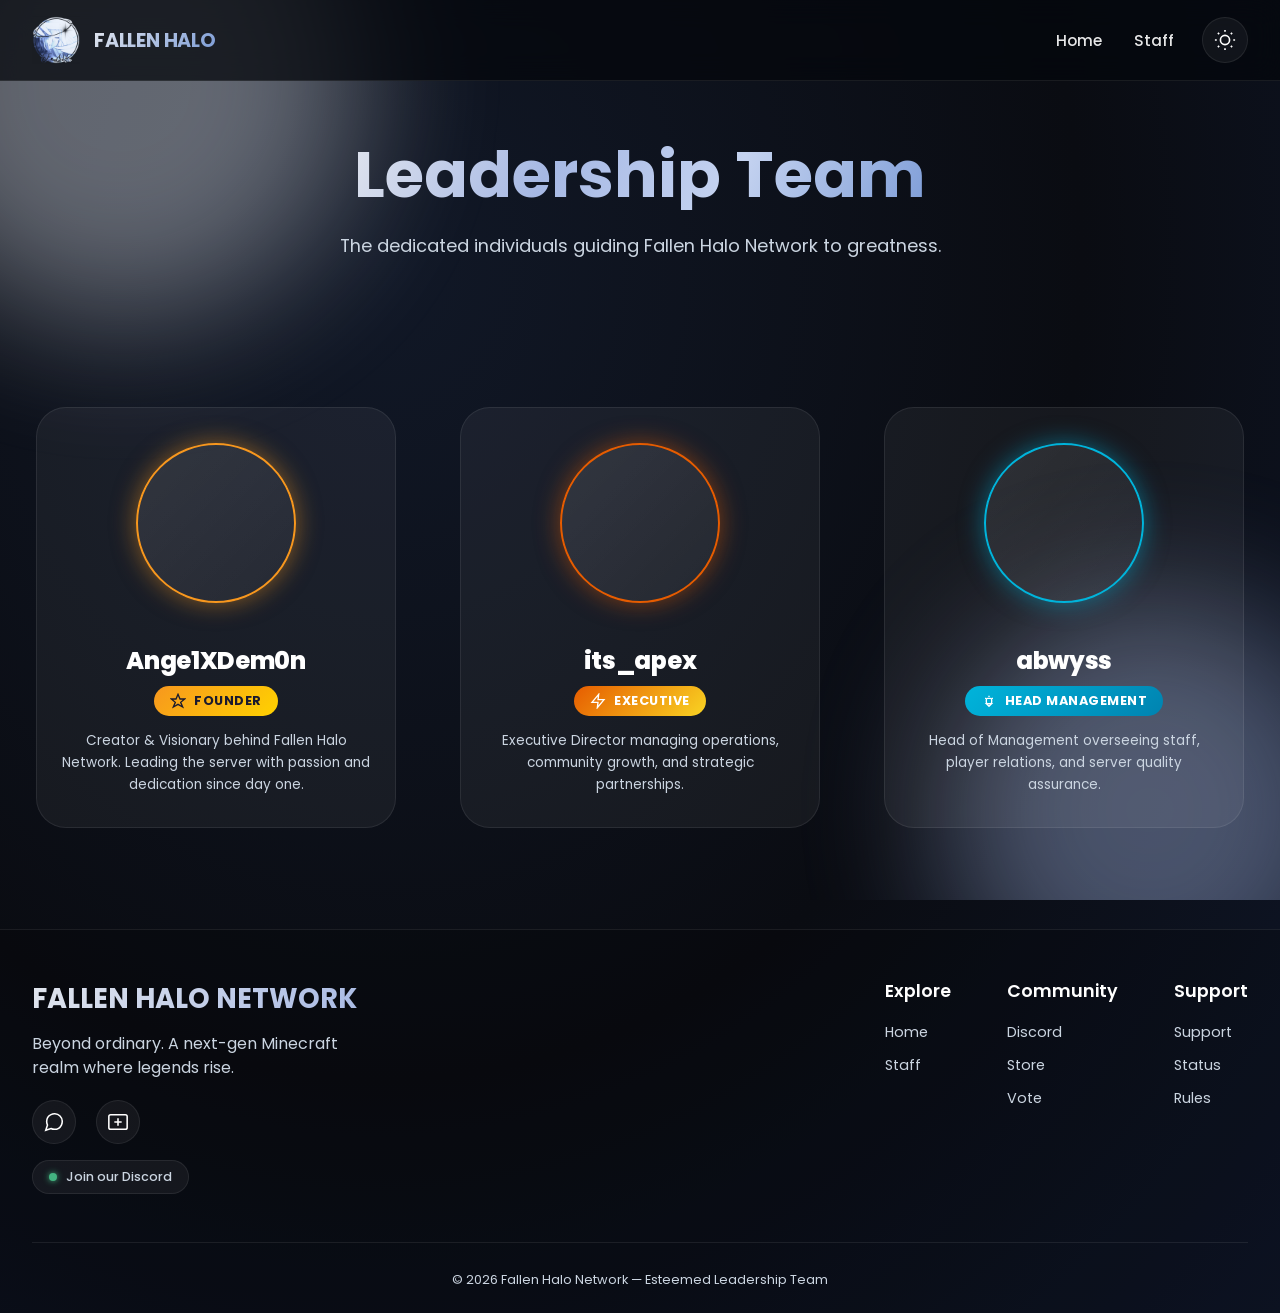
<file: staff.html>
<!DOCTYPE html>
<html lang="en">
<head>

<meta charset="UTF-8">
<meta name="viewport" content="width=device-width, initial-scale=1.0, user-scalable=yes">

<title>Fallen Halo Network | Staff Team</title>

<link rel="icon" type="image/png" href="logo.png">
<link rel="shortcut icon" href="logo.png">

<link rel="preconnect" href="https://fonts.googleapis.com">
<link rel="preconnect" href="https://fonts.gstatic.com" crossorigin>
<link href="https://fonts.googleapis.com/css2?family=Poppins:wght@400;500;600;700;800&display=swap" rel="stylesheet">
<link rel="stylesheet" href="styles.css">

<style>
:root{
    --rank-founder-start: #f7971e;
    --rank-founder-end: #ffd200;
    --rank-executive-start: #e65c00;
    --rank-executive-end: #f9d423;
    --rank-head-start: #00b4db;
    --rank-head-end: #0083b0;
}

body.light-mode{
    --rank-founder-start: #e6a017;
    --rank-founder-end: #c9a03d;
    --rank-executive-start: #c9510c;
    --rank-executive-end: #d48a2c;
    --rank-head-start: #0d8ba8;
    --rank-head-end: #0c6b85;
}

.hero{
    min-height: 40vh;
    display: flex;
    align-items: center;
    justify-content: center;
    text-align: center;
    padding: 140px 20px 60px;
}
.hero-content{ max-width: 1000px; }
.hero h1{
    font-size: 4rem;
    line-height: 1.1;
    margin-bottom: 22px;
    background: linear-gradient(115deg,
        var(--gradient1-start) 0%,
        var(--gradient2-start) 35%,
        var(--gradient1-end) 65%,
        var(--gradient2-end) 100%);
    -webkit-background-clip: text;
    background-clip: text;
    -webkit-text-fill-color: transparent;
}
.hero p{
    font-size: 1.12rem;
    color: var(--text-soft);
}

.staff-section{ padding: 40px 24px 100px; }
.container{ max-width: 1400px; margin: auto; }

.staff-grid{
    display: grid;
    grid-template-columns: repeat(auto-fit, minmax(320px, 1fr));
    gap: 40px;
    justify-items: center;
    align-items: start;
}

.staff-card{
    background: var(--card);
    border: 1px solid var(--card-border);
    border-radius: 30px;
    overflow: hidden;
    transition: transform 0.3s ease, box-shadow 0.3s ease;
    width: 100%;
    max-width: 360px;
    text-align: center;
    cursor: pointer;
    contain: content;
}

.staff-card:hover{
    transform: translateY(-8px);
    box-shadow: 0 20px 40px var(--shadow);
}

.head-container{
    padding: 35px 0 20px 0;
    display: flex;
    justify-content: center;
    align-items: center;
}

.head-bubble{
    width: 160px;
    height: 160px;
    border-radius: 50%;
    background: linear-gradient(135deg, rgba(255,255,255,0.1), rgba(255,255,255,0.05));
    border: 2px solid var(--card-border);
    display: flex;
    align-items: center;
    justify-content: center;
    box-shadow: 0 8px 22px var(--shadow);
    overflow: hidden;
}

.head-bubble img{
    width: 100%;
    height: 100%;
    object-fit: cover;
    image-rendering: crisp-edges;
    image-rendering: pixelated;
}

.staff-card[data-rank="Founder"] .head-bubble{
    box-shadow: 0 0 24px rgba(247,151,30,0.5);
    border-color: #f7971e;
}
.staff-card[data-rank="Executive"] .head-bubble{
    box-shadow: 0 0 24px rgba(230,92,0,0.5);
    border-color: #e65c00;
}
.staff-card[data-rank="Head Management"] .head-bubble{
    box-shadow: 0 0 24px rgba(0,180,219,0.5);
    border-color: #00b4db;
}

.staff-info{ padding: 20px 24px 32px; text-align: center; }
.staff-name{ font-size: 1.5rem; font-weight: 800; margin-bottom: 8px; letter-spacing: -0.3px; }

.staff-rank{
    font-size: 0.8rem;
    font-weight: 700;
    padding: 6px 16px;
    border-radius: 30px;
    display: inline-flex;
    align-items: center;
    gap: 8px;
    margin-bottom: 14px;
    text-transform: uppercase;
    letter-spacing: 0.5px;
}

.rank-badge-founder{ background: linear-gradient(135deg, var(--rank-founder-start), var(--rank-founder-end)); color: #1a1a2e; }
.rank-badge-executive{ background: linear-gradient(135deg, var(--rank-executive-start), var(--rank-executive-end)); color: white; }
.rank-badge-head{ background: linear-gradient(135deg, var(--rank-head-start), var(--rank-head-end)); color: white; }

.rank-icon{ width: 16px; height: 16px; display: inline-block; }

.staff-description{ font-size: 0.85rem; color: var(--text-soft); line-height: 1.6; }

.cool-footer{ margin-top: 0; }
</style>

</head>
<body>

<div class="glow-bg">
    <div class="glow-sphere one"></div>
    <div class="glow-sphere two"></div>
</div>

<!-- NAVBAR -->
<nav>
    <div class="nav-container">
        <div class="logo">
            <img src="logo.png" alt="Fallen Halo Logo" width="48" height="48">
            <span class="logo-text">FALLEN HALO</span>
        </div>
        <div class="nav-right">
            <div class="nav-links">
                <a href="index.html">Home</a>
                <a href="staff.html">Staff</a>
            </div>
            <button class="theme-toggle" id="themeToggleBtn">
                <svg class="sun-icon" viewBox="0 0 24 24" fill="none" stroke="currentColor" stroke-width="2">
                    <circle cx="12" cy="12" r="5"/>
                    <path d="M12 1v2M12 21v2M4.22 4.22l1.42 1.42M18.36 18.36l1.42 1.42M1 12h2M21 12h2M4.22 19.78l1.42-1.42M18.36 5.64l1.42-1.42"/>
                </svg>
            </button>
        </div>
    </div>
</nav>

<main>
    <section class="hero">
        <div class="hero-content">
            <h1>Leadership Team</h1>
            <p>The dedicated individuals guiding Fallen Halo Network to greatness.</p>
        </div>
    </section>

    <section class="staff-section">
        <div class="container">
            <div class="staff-grid" id="staff-grid"></div>
        </div>
    </section>
</main>

<!-- FOOTER -->
<footer class="cool-footer fade-on-scroll">
    <div class="footer-inner">
        <div class="footer-brand">
            <h3>FALLEN HALO NETWORK</h3>
            <p>Beyond ordinary. A next-gen Minecraft realm where legends rise.</p>
            <div class="social-icon-set">
                <a href="https://discord.gg/Xxh5DuqXgs" target="_blank">
                    <svg viewBox="0 0 24 24" fill="none" stroke="currentColor" stroke-width="1.8">
                        <path d="M21 11.5a8.38 8.38 0 0 1-.9 3.8 8.5 8.5 0 0 1-7.6 4.7 8.38 8.38 0 0 1-3.8-.9L3 21l1.9-5.7a8.38 8.38 0 0 1-.9-3.8 8.5 8.5 0 0 1 4.7-7.6 8.38 8.38 0 0 1 3.8-.9h.5a8.48 8.48 0 0 1 8 8v.5z"/>
                    </svg>
                </a>
                <a href="https://fallenhalo.craftingstore.net/" target="_blank">
                    <svg viewBox="0 0 24 24" fill="none" stroke="currentColor" stroke-width="1.8">
                        <rect x="2" y="4" width="20" height="16" rx="2"/>
                        <path d="M8 12h8M12 8v8"/>
                    </svg>
                </a>
            </div>
            <div class="discord-status footer-variant" id="discordStatusFooter">
                <span class="discord-dot"></span>
                <span id="discordCountTextFooter">Loading Discord status…</span>
            </div>
        </div>
        <div class="footer-links-grid">
            <div class="footer-col"><h4>Explore</h4><a href="index.html">Home</a><a href="staff.html">Staff</a></div>
            <div class="footer-col"><h4>Community</h4><a href="https://discord.gg/Xxh5DuqXgs" target="_blank">Discord</a><a href="https://fallenhalo.craftingstore.net/" target="_blank">Store</a><a href="#">Vote</a></div>
            <div class="footer-col"><h4>Support</h4><a href="https://discord.gg/Xxh5DuqXgs" target="_blank">Support</a><a href="#">Status</a><a href="#">Rules</a></div>
        </div>
    </div>
    <div class="footer-bottom">© 2026 Fallen Halo Network — Esteemed Leadership Team</div>
</footer>

<script>
    const staffMembers = [
        {
            name: "Ange1XDem0n",
            rank: "Founder",
            description: "Creator & Visionary behind Fallen Halo Network. Leading the server with passion and dedication since day one.",
            minecraftUsername: "Ange1XDem0n",
            icon: `<svg class="rank-icon" viewBox="0 0 24 24" fill="none" stroke="currentColor" stroke-width="2"><path d="M12 2L15 9H22L16 14L19 21L12 17L5 21L8 14L2 9H9L12 2Z"/></svg>`
        },
        {
            name: "its_apex",
            rank: "Executive",
            description: "Executive Director managing operations, community growth, and strategic partnerships.",
            minecraftUsername: "atrillun",
            icon: `<svg class="rank-icon" viewBox="0 0 24 24" fill="none" stroke="currentColor" stroke-width="2"><path d="M13 2L3 14H12L11 22L21 10H12L13 2Z"/></svg>`
        },
        {
            name: "abwyss",
            rank: "Head Management",
            description: "Head of Management overseeing staff, player relations, and server quality assurance.",
            minecraftUsername: "ibeella",
            icon: `<svg class="rank-icon" viewBox="0 0 24 24" fill="none" stroke="currentColor" stroke-width="2"><path d="M12 6V4M8 8H6M18 8H16M12 20L8 16H16L12 20Z" stroke="currentColor" fill="none"/><rect x="8" y="8" width="8" height="8" rx="2" stroke="currentColor" fill="none"/></svg>`
        }
    ];

    // Theme toggle
    const themeBtn = document.getElementById('themeToggleBtn');
    const sunSvg = `<svg viewBox="0 0 24 24" fill="none" stroke="currentColor" stroke-width="2"><circle cx="12" cy="12" r="5"/><path d="M12 1v2M12 21v2M4.22 4.22l1.42 1.42M18.36 18.36l1.42 1.42M1 12h2M21 12h2M4.22 19.78l1.42-1.42M18.36 5.64l1.42-1.42"/></svg>`;
    const moonSvg = `<svg viewBox="0 0 24 24" fill="none" stroke="currentColor" stroke-width="2"><path d="M21 12.79A9 9 0 1 1 11.21 3 7 7 0 0 0 21 12.79z"/></svg>`;

    function setTheme(isLight) {
        document.body.classList.toggle('light-mode', isLight);
        if (themeBtn) themeBtn.innerHTML = isLight ? moonSvg : sunSvg;
        localStorage.setItem('theme', isLight ? 'light' : 'dark');
    }

    setTheme(localStorage.getItem('theme') === 'light');

    if (themeBtn) {
        themeBtn.addEventListener('click', () => {
            setTheme(!document.body.classList.contains('light-mode'));
        });
    }

    // Fade-in via IntersectionObserver (set up once, applied to any element)
    const io = new IntersectionObserver((entries) => {
        entries.forEach(entry => {
            if (entry.isIntersecting) {
                entry.target.classList.add('fade-in-view');
                io.unobserve(entry.target);
            }
        });
    }, { threshold: 0.1, rootMargin: '0px 0px -40px 0px' });

    function renderStaffCards() {
        const grid = document.getElementById('staff-grid');
        if (!grid) return;

        grid.innerHTML = '';

        for (const staff of staffMembers) {
            const card = document.createElement('div');
            card.className = 'staff-card fade-on-scroll';
            card.setAttribute('data-rank', staff.rank);

            const headContainer = document.createElement('div');
            headContainer.className = 'head-container';

            const bubble = document.createElement('div');
            bubble.className = 'head-bubble';

            const headImg = document.createElement('img');
            headImg.src = `https://mc-heads.net/avatar/${staff.minecraftUsername}/100`;
            headImg.alt = `${staff.name}'s Minecraft head`;
            headImg.loading = "lazy";
            headImg.decoding = "async";
            headImg.width = 100;
            headImg.height = 100;

            headImg.onerror = function() {
                this.src = `https://minotar.net/avatar/${staff.minecraftUsername}/100`;
            };

            bubble.appendChild(headImg);
            headContainer.appendChild(bubble);

            const infoDiv = document.createElement('div');
            infoDiv.className = 'staff-info';

            let rankClass = '';
            let rankDisplay = '';

            if (staff.rank === 'Founder') {
                rankClass = 'rank-badge-founder';
                rankDisplay = `FOUNDER`;
            } else if (staff.rank === 'Executive') {
                rankClass = 'rank-badge-executive';
                rankDisplay = `EXECUTIVE`;
            } else {
                rankClass = 'rank-badge-head';
                rankDisplay = `HEAD MANAGEMENT`;
            }

            infoDiv.innerHTML = `
                <div class="staff-name">${staff.name}</div>
                <div class="staff-rank ${rankClass}">
                    ${staff.icon}
                    ${rankDisplay}
                </div>
                <div class="staff-description">${staff.description}</div>
            `;

            card.appendChild(headContainer);
            card.appendChild(infoDiv);
            grid.appendChild(card);
        }

        document.querySelectorAll('.fade-on-scroll').forEach(el => io.observe(el));
    }

    renderStaffCards();

    // Click glow effect (delegated)
    document.addEventListener('click', (e) => {
        const el = e.target.closest('.glow-trigger, .btn, .theme-toggle, .social-icon-set a, .footer-col a, .nav-links a, .staff-card');
        if (!el) return;
        const g = document.createElement('div');
        g.className = 'click-glow';
        g.style.left = e.clientX + 'px';
        g.style.top = e.clientY + 'px';
        document.body.appendChild(g);
        g.addEventListener('animationend', () => g.remove(), { once: true });
    });

    // Live Discord online/member count via the public invite endpoint
    const DISCORD_INVITE_CODE = 'Xxh5DuqXgs';
    const discordFooterText = document.getElementById('discordCountTextFooter');

    async function loadDiscordStats() {
        if (!discordFooterText) return;
        try {
            const res = await fetch(`https://discord.com/api/v10/invites/${DISCORD_INVITE_CODE}?with_counts=true`);
            if (!res.ok) throw new Error('bad response');
            const data = await res.json();
            const online = data.approximate_presence_count;
            const members = data.approximate_member_count;
            if (typeof online !== 'number') throw new Error('no counts');
            discordFooterText.textContent = `${online.toLocaleString()} online · ${members.toLocaleString()} members`;
        } catch (e) {
            discordFooterText.textContent = 'Join our Discord';
        }
    }

    loadDiscordStats();
    setInterval(loadDiscordStats, 60000);
</script>

</body>
</html>
</file>
<file: styles.css>
/* ===================================== */
/* ROOT COLORS + LIGHTWEIGHT BACKGROUND   */
/* ===================================== */

:root{
    --bg-start: #0a0c12;
    --bg-mid: #111827;
    --bg-end: #0f172a;
    --text: #ffffff;
    --text-soft: #cbd5e1;
    --card: rgba(255,255,255,.05);
    --card-border: rgba(255,255,255,.08);
    --navbar-bg: rgba(5,7,12,.75);
    --gradient1-start: #e2e6ee;
    --gradient1-end: #c5d3f0;
    --gradient2-start: #a6b8e4;
    --gradient2-end: #7a9ad6;
    --shadow: rgba(166,184,228,.15);
    --btn-hover: rgba(166,184,228,.12);
    --accent-glow: #a6b8e4;
}

body.light-mode{
    --bg-start: #f0f4fa;
    --bg-mid: #e8edf6;
    --bg-end: #dfe6f2;
    --text: #0f172a;
    --text-soft: #334155;
    --card: rgba(255,255,255,.85);
    --card-border: rgba(0,0,0,.07);
    --navbar-bg: rgba(255,255,255,.82);
    --gradient1-start: #8ca3dd;
    --gradient1-end: #6b8bc9;
    --gradient2-start: #5d79be;
    --gradient2-end: #4a61a3;
    --shadow: rgba(93,121,190,.2);
    --btn-hover: rgba(93,121,190,.12);
    --accent-glow: #5d79be;
}

*{
    margin:0;
    padding:0;
    box-sizing:border-box;
}

html{
    scroll-behavior:smooth;
}

body{
    font-family:'Poppins',sans-serif;
    color:var(--text);
    overflow-x:hidden;
    background: radial-gradient(ellipse at 30% 20%, var(--bg-mid) 0%, var(--bg-start) 55%, var(--bg-end) 100%);
    transition: background-color 0.35s ease, color 0.35s ease;
}
body.light-mode{
    background: radial-gradient(ellipse at 70% 20%, var(--bg-mid) 0%, var(--bg-start) 60%, var(--bg-end) 100%);
}

/* Two soft static-ish orbs instead of three blurred/animated ones.
   Lower blur radius + fewer layers = much cheaper to paint/composite. */
.glow-bg{
    position:fixed;
    inset:0;
    z-index:-5;
    pointer-events:none;
    contain: strict;
}
.glow-sphere{
    position:absolute;
    border-radius:50%;
    filter:blur(70px);
    opacity:0.4;
    will-change: transform;
}
.glow-sphere.one{
    width:480px;
    height:480px;
    background: var(--gradient1-start);
    top:-160px;
    left:-120px;
    animation: floatOrb 24s infinite alternate ease-in-out;
}
.glow-sphere.two{
    width:420px;
    height:420px;
    background: var(--gradient2-start);
    bottom:-120px;
    right:-80px;
    animation: floatOrb 24s infinite alternate-reverse ease-in-out;
}
.glow-sphere.three{
    display:none; /* removed: third blurred layer was pure paint cost with little visual payoff */
}
body.light-mode .glow-sphere.one{ background: #b7c9f0; }
body.light-mode .glow-sphere.two{ background: #6d8ed1; }

@keyframes floatOrb {
    0% { transform: translate(0, 0); }
    100% { transform: translate(30px, -24px); }
}

@media (prefers-reduced-motion: reduce){
    .glow-sphere{ animation: none !important; }
    .fade-on-scroll{ transition: none !important; opacity: 1 !important; transform: none !important; }
}

/* ===================================== */
/* NAVBAR                                 */
/* ===================================== */

nav{
    position: fixed;
    top: 0;
    left: 0;
    width: 100%;
    z-index: 1000;
    backdrop-filter: blur(14px);
    background: var(--navbar-bg);
    border-bottom: 1px solid var(--card-border);
    transition: background-color 0.35s ease, border-color 0.35s ease;
}

.nav-container{
    max-width: 1600px;
    margin: 0 auto;
    padding: 16px 32px;
    display: flex;
    align-items: center;
    justify-content: space-between;
    gap: 24px;
}

.logo{
    display: flex;
    align-items: center;
    gap: 14px;
    font-weight: 700;
    font-size: 1.2rem;
    letter-spacing: -0.2px;
    flex-shrink: 0;
}

.logo img{
    width: 48px;
    height: 48px;
    object-fit: contain;
}

.logo .logo-text{
    background: linear-gradient(135deg, var(--gradient1-start), var(--gradient2-end));
    -webkit-background-clip: text;
    background-clip: text;
    -webkit-text-fill-color: transparent;
    font-weight: 700;
}

.nav-right{
    display: flex;
    align-items: center;
    gap: 28px;
    flex-shrink: 0;
}

.nav-links{
    display: flex;
    align-items: center;
    gap: 32px;
}

.nav-links a{
    color: var(--text);
    text-decoration: none;
    font-weight: 500;
    font-size: 0.95rem;
    transition: opacity 0.2s ease;
    position: relative;
    opacity: 0.9;
}

.nav-links a::after{
    content: "";
    position: absolute;
    left: 0;
    bottom: -6px;
    width: 0%;
    height: 2px;
    background: linear-gradient(90deg, var(--gradient1-start), var(--gradient2-start));
    transition: width 0.25s ease;
}

.nav-links a:hover::after{ width: 100%; }
.nav-links a:hover{ opacity: 1; }

.theme-toggle{
    width: 46px;
    height: 46px;
    border-radius: 30px;
    border: 1px solid var(--card-border);
    background: var(--card);
    cursor: pointer;
    display: flex;
    align-items: center;
    justify-content: center;
    transition: transform 0.25s ease, box-shadow 0.25s ease;
    padding: 0;
}

.theme-toggle svg{
    width: 22px;
    height: 22px;
    stroke: var(--text);
    stroke-width: 1.8;
    fill: none;
    transition: transform 0.2s ease;
}

.theme-toggle:hover{
    transform: translateY(-2px);
    box-shadow: 0 6px 18px var(--shadow);
}
.theme-toggle:hover svg{ transform: rotate(15deg); }

@media (max-width: 680px) {
    .nav-container { padding: 12px 20px; flex-wrap: wrap; }
    .nav-links { gap: 18px; }
    .nav-right { gap: 16px; }
    .logo .logo-text { font-size: 0.9rem; }
    .logo img { width: 38px; height: 38px; }
}
@media (max-width: 550px) {
    .nav-links { gap: 12px; }
    .nav-links a { font-size: 0.8rem; }
    .theme-toggle { width: 40px; height: 40px; }
}

/* ===================================== */
/* HERO & GLOBAL                          */
/* ===================================== */

.hero{
    min-height: 95vh;
    display: flex;
    align-items: center;
    justify-content: center;
    text-align: center;
    padding: 140px 20px 90px;
}
.hero-content{ max-width: 1000px; }
.hero-logo img{
    width: 150px;
    height: 150px;
    object-fit: contain;
    margin-bottom: 28px;
    animation: logoFloat 4.5s ease-in-out infinite;
}
@keyframes logoFloat{
    0%,100%{ transform:translateY(0px);}
    50%{ transform:translateY(-14px);}
}

/* Static gradient text — same look, no per-frame repaint from an
   animated background-position on background-clip:text (that was
   the single most expensive thing running continuously on this page). */
.hero h1{
    font-size: 5rem;
    line-height: 1.1;
    margin-bottom: 22px;
    background: linear-gradient(115deg,
        var(--gradient1-start) 0%,
        var(--gradient2-start) 35%,
        var(--gradient1-end) 65%,
        var(--gradient2-end) 100%);
    -webkit-background-clip: text;
    background-clip: text;
    -webkit-text-fill-color: transparent;
}

.hero p{
    font-size: 1.12rem;
    color: var(--text-soft);
    margin-bottom: 48px;
    max-width: 700px;
    margin-left: auto;
    margin-right: auto;
}
.btn{
    padding: 16px 38px;
    border-radius: 50px;
    font-weight: 600;
    text-decoration: none;
    background: var(--card);
    border: 1px solid var(--card-border);
    color: var(--text);
    transition: transform 0.25s ease, box-shadow 0.25s ease;
    display: inline-flex;
    align-items: center;
    gap: 10px;
    cursor: pointer;
}
.btn svg{
    width: 20px;
    height: 20px;
    stroke: currentColor;
    stroke-width: 1.8;
    fill: none;
}
.btn-primary{
    background: linear-gradient(110deg, rgba(166,184,228,0.2), rgba(226,230,238,0.1));
}
.btn:hover{
    transform: translateY(-4px);
    box-shadow: 0 14px 26px var(--shadow);
}
.hero-buttons{
    display: flex;
    justify-content: center;
    gap: 24px;
    flex-wrap: wrap;
}

section{ padding: 100px 24px; }
.container{ max-width: 1280px; margin: auto; }
.section-title{ text-align: center; margin-bottom: 70px; }
.section-title h2{
    font-size: 3rem;
    background: linear-gradient(115deg, var(--gradient1-start), var(--gradient2-start), var(--gradient1-end));
    -webkit-background-clip: text;
    background-clip: text;
    -webkit-text-fill-color: transparent;
    margin-bottom: 14px;
}
.section-title p{ color: var(--text-soft); }

.features-grid{
    display: grid;
    grid-template-columns: repeat(auto-fit, minmax(280px, 1fr));
    gap: 32px;
}
.feature-card{
    background: var(--card);
    border: 1px solid var(--card-border);
    padding: 38px 30px;
    border-radius: 32px;
    transition: transform 0.3s ease, box-shadow 0.3s ease;
    cursor: pointer;
    contain: content;
}
.feature-card:hover{
    transform: translateY(-8px);
    box-shadow: 0 18px 36px var(--shadow);
}
.feature-icon{
    width: 68px;
    height: 68px;
    background: linear-gradient(145deg, var(--gradient1-start), var(--gradient2-start));
    border-radius: 24px;
    display: flex;
    align-items: center;
    justify-content: center;
    margin-bottom: 24px;
}
.feature-icon svg{
    width: 34px;
    height: 34px;
    stroke: white;
    stroke-width: 1.7;
    fill: none;
}

.unavailable-mode .feature-card,
.unavailable-mode .gallery-item,
.unavailable-mode .faq-item {
    opacity: 0.5;
    pointer-events: none;
    cursor: not-allowed;
}
.unavailable-mode .feature-card h3 { color: var(--text-soft); }
.unavailable-mode .gallery-item img { filter: grayscale(0.5); }

.gallery-grid{
    display: grid;
    grid-template-columns: repeat(auto-fit, minmax(300px, 1fr));
    gap: 30px;
}
.gallery-item{
    border-radius: 28px;
    overflow: hidden;
    height: 270px;
    position: relative;
    border: 1px solid var(--card-border);
    transition: transform 0.3s ease;
    cursor: pointer;
    contain: content;
}
.gallery-item:hover{ transform: translateY(-6px); }
.gallery-item img{
    width: 100%;
    height: 100%;
    object-fit: cover;
    transition: transform 0.4s ease;
}
.gallery-item:hover img{ transform: scale(1.06); }
.gallery-overlay{
    position: absolute;
    bottom: 0;
    left: 0;
    right: 0;
    background: linear-gradient(to top, rgba(0,0,0,0.7), transparent);
    padding: 24px;
    font-weight: 600;
    color: white;
}

.faq-container{
    max-width: 800px;
    margin: auto;
    display: flex;
    flex-direction: column;
    gap: 18px;
}
.faq-item{
    background: var(--card);
    border: 1px solid var(--card-border);
    border-radius: 26px;
    overflow: hidden;
    cursor: pointer;
    transition: box-shadow 0.25s ease;
}
.faq-question{
    padding: 24px 30px;
    display: flex;
    justify-content: space-between;
    font-weight: 600;
    cursor: pointer;
}
.faq-question svg{
    width: 20px;
    height: 20px;
    stroke: var(--text);
    stroke-width: 2;
    transition: transform 0.3s ease;
}
.faq-answer{
    max-height: 0;
    padding: 0 30px;
    opacity: 0;
    overflow: hidden;
    transition: max-height 0.35s ease, opacity 0.3s ease, padding 0.3s ease;
    color: var(--text-soft);
}
.faq-item.active .faq-answer{
    max-height: 220px;
    padding: 0 30px 28px;
    opacity: 1;
}
.faq-item.active .faq-question svg{ transform: rotate(45deg); }

/* fade-in: driven by IntersectionObserver toggling this class once,
   not by a scroll listener recalculating every element's rect every frame */
.fade-on-scroll {
    opacity: 0;
    transform: translateY(30px);
    transition: opacity 0.6s ease, transform 0.6s ease;
}
.fade-on-scroll.fade-in-view {
    opacity: 1;
    transform: translateY(0);
}

/* ========== FOOTER ========== */
.cool-footer{
    margin-top: 50px;
    background: rgba(0,0,0,0.2);
    border-top: 1px solid var(--card-border);
    padding: 3rem 2rem 1.5rem;
}
.footer-inner{
    max-width: 1280px;
    margin: 0 auto;
    display: flex;
    flex-wrap: wrap;
    justify-content: space-between;
    gap: 50px;
}
.footer-brand h3{
    font-size: 1.7rem;
    margin-bottom: 12px;
    background: linear-gradient(135deg, var(--gradient1-start), var(--gradient2-start));
    -webkit-background-clip: text;
    background-clip: text;
    -webkit-text-fill-color: transparent;
}
.footer-brand p{
    max-width: 340px;
    color: var(--text-soft);
    line-height: 1.5;
}
.footer-links-grid{ display: flex; gap: 56px; flex-wrap: wrap; }
.footer-col h4{ margin-bottom: 18px; font-size: 1.1rem; font-weight: 600; }
.footer-col a{
    display: block;
    color: var(--text-soft);
    text-decoration: none;
    margin: 12px 0;
    transition: color 0.2s ease, transform 0.2s ease;
    font-size: 0.9rem;
    cursor: pointer;
}
.footer-col a:hover{ color: var(--gradient2-start); transform: translateX(5px); }
.social-icon-set{ display: flex; gap: 20px; margin-top: 20px; }
.social-icon-set a{
    background: var(--card);
    width: 44px;
    height: 44px;
    border-radius: 40px;
    display: inline-flex;
    align-items: center;
    justify-content: center;
    border: 1px solid var(--card-border);
    transition: transform 0.25s ease, background-color 0.25s ease;
    cursor: pointer;
}
.social-icon-set a svg{
    width: 22px;
    height: 22px;
    stroke: var(--text);
    stroke-width: 1.7;
    fill: none;
    transition: transform 0.2s ease;
}
.social-icon-set a:hover{ transform: translateY(-4px); background: var(--btn-hover); }
.social-icon-set a:hover svg{ transform: scale(1.1); }
.footer-bottom{
    text-align: center;
    margin-top: 3rem;
    padding-top: 1.8rem;
    border-top: 1px solid var(--card-border);
    font-size: 0.8rem;
    color: var(--text-soft);
}

/* Discord live member/online count pill */
.discord-status{
    display: inline-flex;
    align-items: center;
    gap: 9px;
    padding: 9px 20px;
    border-radius: 30px;
    background: var(--card);
    border: 1px solid var(--card-border);
    font-size: 0.85rem;
    font-weight: 500;
    color: var(--text-soft);
    margin: 24px auto 0;
    width: fit-content;
}
.discord-status.footer-variant{
    margin: 16px 0 0;
    font-size: 0.8rem;
    padding: 7px 16px;
}
.discord-dot{
    width: 8px;
    height: 8px;
    border-radius: 50%;
    background: #43b581;
    box-shadow: 0 0 6px #43b581;
    flex-shrink: 0;
    animation: pulseDot 2s ease-in-out infinite;
}
@keyframes pulseDot{
    0%,100%{ opacity: 1; }
    50%{ opacity: 0.35; }
}
@media (prefers-reduced-motion: reduce){
    .discord-dot{ animation: none; }
}

/* click glow — cheap: transform/opacity only, single element, auto-removed */
.click-glow{
    position: fixed;
    width: 0;
    height: 0;
    border-radius: 50%;
    pointer-events: none;
    background: radial-gradient(circle, var(--accent-glow), transparent 75%);
    transform: translate(-50%, -50%);
    animation: glowPop 0.6s ease-out forwards;
    z-index: 10000;
    opacity: 0.55;
}
@keyframes glowPop{
    0%{ width: 0px; height: 0px; opacity: 0.6; }
    100%{ width: 380px; height: 380px; opacity: 0; }
}
</file>
